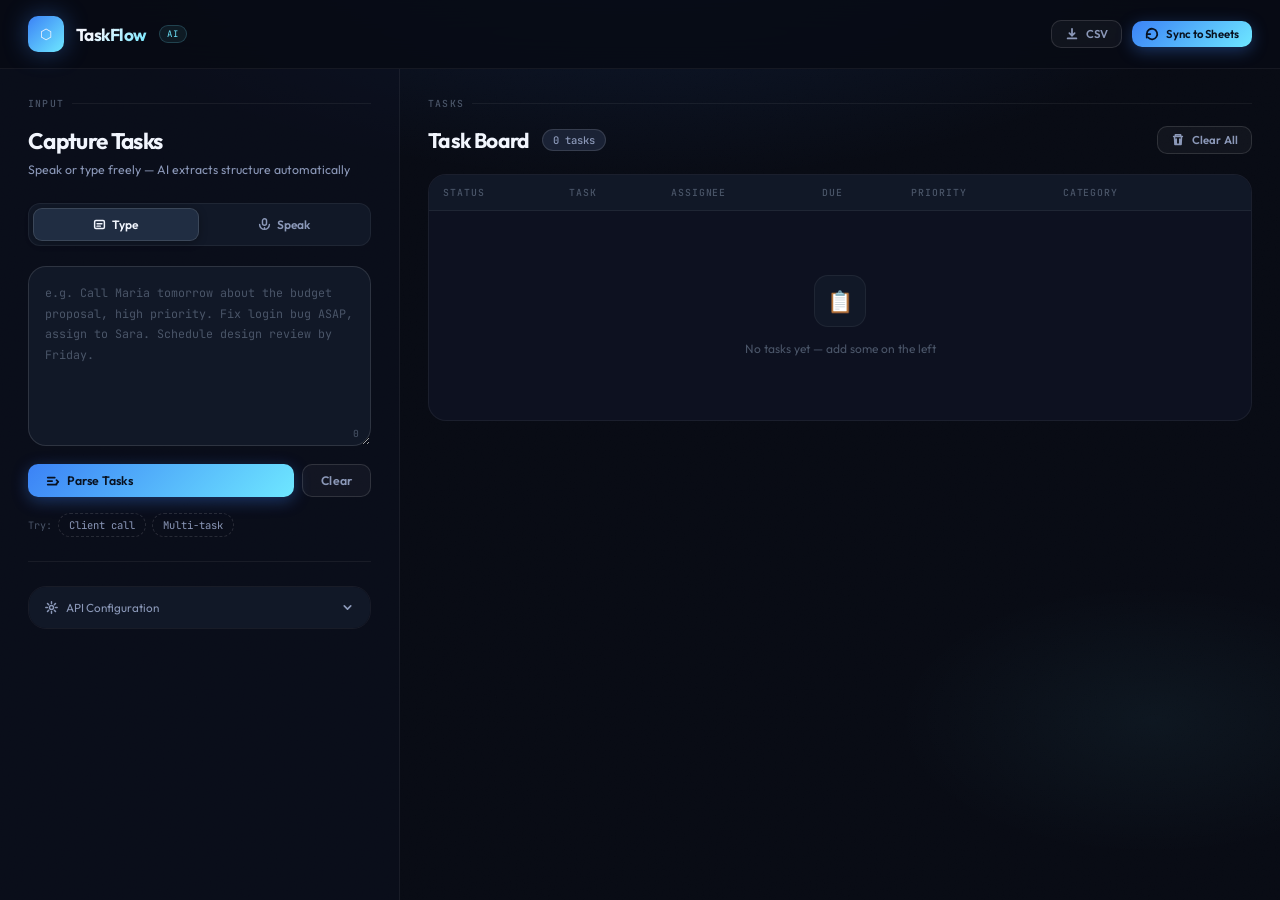
<file: index.html>
<!DOCTYPE html>
<html lang="en">
<head>
<meta charset="UTF-8"/>
<meta name="viewport" content="width=device-width, initial-scale=1.0"/>
<title>TaskFlow</title>
<link rel="preconnect" href="https://fonts.googleapis.com">
<link href="https://fonts.googleapis.com/css2?family=Outfit:wght@300;400;500;600;700;800&family=JetBrains+Mono:wght@300;400;500&display=swap" rel="stylesheet">
<style>
*,*::before,*::after{box-sizing:border-box;margin:0;padding:0}
:root{
  --bg:#080b14;--bg1:#0d1120;--bg2:#111827;--bg3:#1a2235;--bg4:#202d42;
  --border:rgba(255,255,255,0.06);--border2:rgba(255,255,255,0.12);--border3:rgba(255,255,255,0.2);
  --text:#f1f5fd;--text2:#8b98b8;--text3:#4a5568;
  --a:#6ee7ff;--a2:#3b82f6;--a3:rgba(110,231,255,0.08);--a4:rgba(110,231,255,0.15);
  --green:#4ade80;--red:#f87171;--orange:#fb923c;--purple:#a78bfa;--yellow:#fbbf24;
  --radius:12px;--radius2:18px;
  --font:'Outfit',sans-serif;--mono:'JetBrains Mono',monospace;
}
html{font-size:15px}
body{
  font-family:var(--font);background:var(--bg);color:var(--text);min-height:100vh;overflow-x:hidden;
  background-image:
    radial-gradient(ellipse 80% 50% at 50% -10%,rgba(59,130,246,.14) 0%,transparent 60%),
    radial-gradient(ellipse 40% 30% at 90% 80%,rgba(110,231,255,.05) 0%,transparent 50%);
}
body::before{
  content:'';position:fixed;inset:0;pointer-events:none;z-index:0;
  background-image:url("data:image/svg+xml,%3Csvg xmlns='http://www.w3.org/2000/svg' width='300' height='300'%3E%3Cfilter id='n'%3E%3CfeTurbulence type='fractalNoise' baseFrequency='.85' numOctaves='4' stitchTiles='stitch'/%3E%3C/filter%3E%3Crect width='100%25' height='100%25' filter='url(%23n)' opacity='.03'/%3E%3C/svg%3E");
  opacity:.5;
}
.app{position:relative;z-index:1;min-height:100vh;display:flex;flex-direction:column}
header{
  display:flex;align-items:center;justify-content:space-between;
  padding:16px 28px;background:rgba(8,11,20,.85);backdrop-filter:blur(20px);
  border-bottom:1px solid var(--border);position:sticky;top:0;z-index:50;
}
.logo{display:flex;align-items:center;gap:12px}
.logo-mark{
  width:36px;height:36px;background:linear-gradient(135deg,var(--a2),var(--a));
  border-radius:10px;display:flex;align-items:center;justify-content:center;
  font-size:.95rem;box-shadow:0 0 24px rgba(59,130,246,.4);
}
.logo-name{
  font-size:1.15rem;font-weight:700;letter-spacing:-.03em;
  background:linear-gradient(135deg,var(--text) 30%,var(--a));
  -webkit-background-clip:text;-webkit-text-fill-color:transparent;background-clip:text;
}
.logo-badge{
  font-size:.6rem;font-family:var(--mono);color:var(--a);
  background:rgba(110,231,255,.07);border:1px solid rgba(110,231,255,.2);
  padding:2px 7px;border-radius:100px;letter-spacing:.1em;text-transform:uppercase;
}
.hdr-r{display:flex;align-items:center;gap:10px}
.sync-dot{font-size:.72rem;font-family:var(--mono)}
.sync-ok{color:#4ade80}.sync-err{color:var(--red)}
.btn{
  display:inline-flex;align-items:center;gap:7px;padding:8px 18px;
  border-radius:10px;border:none;font-family:var(--font);font-size:.82rem;font-weight:600;
  cursor:pointer;transition:all .18s ease;letter-spacing:.01em;white-space:nowrap;
}
.btn-p{
  background:linear-gradient(135deg,var(--a2),var(--a));color:#08111f;
  box-shadow:0 4px 16px rgba(59,130,246,.35);
}
.btn-p:hover{transform:translateY(-1px);box-shadow:0 6px 24px rgba(59,130,246,.5)}
.btn-g{background:rgba(255,255,255,.04);color:var(--text2);border:1px solid var(--border2)}
.btn-g:hover{background:rgba(255,255,255,.08);color:var(--text);border-color:var(--border3)}
.btn-sm{padding:6px 13px;font-size:.76rem}
.btn svg{width:14px;height:14px;flex-shrink:0}
main{display:grid;grid-template-columns:400px 1fr;flex:1}
.panel{padding:28px;overflow-y:auto}
.panel-l{border-right:1px solid var(--border);background:rgba(13,17,32,.5)}
.sec-label{
  font-size:.65rem;font-family:var(--mono);font-weight:500;
  color:var(--text3);letter-spacing:.12em;text-transform:uppercase;
  margin-bottom:16px;display:flex;align-items:center;gap:8px;
}
.sec-label::after{content:'';flex:1;height:1px;background:var(--border)}
.ptitle{font-size:1.5rem;font-weight:700;letter-spacing:-.03em;margin-bottom:6px}
.psub{font-size:.82rem;color:var(--text2);line-height:1.5;margin-bottom:24px}
.tabs{
  display:flex;gap:4px;background:var(--bg2);border:1px solid var(--border);
  border-radius:12px;padding:4px;margin-bottom:20px;
}
.tab{
  flex:1;padding:8px;border:none;background:transparent;
  color:var(--text2);font-family:var(--font);font-size:.8rem;font-weight:600;
  cursor:pointer;border-radius:9px;transition:all .18s;
  display:flex;align-items:center;justify-content:center;gap:6px;
}
.tab.active{background:var(--bg4);color:var(--text);box-shadow:0 2px 8px rgba(0,0,0,.3);border:1px solid var(--border2)}
.tab svg{width:13px;height:13px}
.txwrap{position:relative;margin-bottom:14px}
.txtarea{
  width:100%;min-height:180px;background:var(--bg2);border:1px solid var(--border2);
  border-radius:var(--radius2);color:var(--text);font-family:var(--mono);
  font-size:.78rem;line-height:1.75;padding:16px;resize:vertical;outline:none;
  transition:border-color .18s,box-shadow .18s;
}
.txtarea:focus{border-color:rgba(110,231,255,.3);box-shadow:0 0 0 3px rgba(110,231,255,.05)}
.txtarea::placeholder{color:var(--text3)}
.cc{position:absolute;bottom:10px;right:12px;font-size:.65rem;font-family:var(--mono);color:var(--text3)}
.acts{display:flex;gap:8px;margin-bottom:16px}
.acts .btn-p{flex:1}
.exs{display:flex;align-items:center;gap:6px;flex-wrap:wrap}
.exlabel{font-size:.68rem;color:var(--text3);font-family:var(--mono)}
.chip{
  padding:4px 10px;font-size:.7rem;font-family:var(--mono);
  background:transparent;border:1px dashed var(--border2);
  color:var(--text2);border-radius:100px;cursor:pointer;transition:all .15s;
}
.chip:hover{border-color:rgba(110,231,255,.3);color:var(--a);background:var(--a3)}
.divider{height:1px;background:var(--border);margin:24px 0}
.vwrap{display:flex;flex-direction:column;align-items:center;gap:16px}
.vstage{
  width:100%;height:160px;background:var(--bg2);border:1px solid var(--border2);
  border-radius:var(--radius2);display:flex;align-items:center;justify-content:center;
  position:relative;overflow:hidden;
}
.vstage::before{
  content:'';position:absolute;inset:0;
  background:radial-gradient(circle at 50% 50%,rgba(110,231,255,.03) 0%,transparent 70%);
}
.rings{position:absolute;display:flex;align-items:center;justify-content:center}
.ring{position:absolute;border-radius:50%;border:1px solid rgba(110,231,255,.15);opacity:0}
.ring:nth-child(1){width:70px;height:70px}
.ring:nth-child(2){width:110px;height:110px}
.ring:nth-child(3){width:150px;height:150px}
.recording .ring{opacity:1;animation:ripple 2s ease-out infinite}
.recording .ring:nth-child(2){animation-delay:.4s}
.recording .ring:nth-child(3){animation-delay:.8s}
@keyframes ripple{
  0%{transform:scale(.8);opacity:.7;border-color:rgba(110,231,255,.4)}
  100%{transform:scale(1.3);opacity:0;border-color:rgba(110,231,255,0)}
}
.micbtn{
  width:60px;height:60px;border-radius:50%;background:var(--bg3);
  border:1.5px solid var(--border2);font-size:1.4rem;cursor:pointer;
  display:flex;align-items:center;justify-content:center;
  transition:all .2s;z-index:1;position:relative;
}
.micbtn:hover{border-color:rgba(110,231,255,.3);background:var(--bg4)}
.micbtn.on{
  border-color:var(--a);background:rgba(110,231,255,.08);
  animation:mpulse 1.5s ease-in-out infinite;
}
@keyframes mpulse{0%,100%{box-shadow:0 0 20px rgba(110,231,255,.2)}50%{box-shadow:0 0 40px rgba(110,231,255,.45)}}
.vstatus{font-size:.78rem;color:var(--text2);text-align:center}
.vtranscript{
  width:100%;min-height:60px;max-height:120px;overflow-y:auto;
  background:var(--bg2);border:1px solid var(--border);border-radius:var(--radius);
  padding:12px;font-size:.78rem;font-family:var(--mono);line-height:1.7;color:var(--text);
}
.vtranscript:empty::before{content:'Transcript will appear here…';color:var(--text3)}
.pbar{
  display:flex;align-items:center;gap:10px;padding:12px 16px;border-radius:var(--radius);
  background:linear-gradient(135deg,rgba(59,130,246,.08),rgba(110,231,255,.06));
  border:1px solid rgba(110,231,255,.15);font-size:.78rem;color:var(--a);margin-top:14px;
}
.spinner{
  width:15px;height:15px;border-radius:50%;
  border:2px solid rgba(110,231,255,.2);border-top-color:var(--a);
  animation:spin .7s linear infinite;flex-shrink:0;
}
@keyframes spin{to{transform:rotate(360deg)}}
.cfg-card{margin-top:24px;border:1px solid var(--border);border-radius:var(--radius2);overflow:hidden}
.cfg-head{
  display:flex;align-items:center;justify-content:space-between;
  padding:13px 16px;background:var(--bg2);font-size:.78rem;color:var(--text2);
  cursor:pointer;transition:background .15s;user-select:none;
}
.cfg-head:hover{background:var(--bg3);color:var(--text)}
.cfg-head svg{transition:transform .2s;flex-shrink:0}
.cfg-head.open svg{transform:rotate(180deg)}
.cfg-body{
  padding:16px;background:var(--bg1);border-top:1px solid var(--border);
  display:flex;flex-direction:column;gap:12px;
}
.field{display:flex;flex-direction:column;gap:5px}
.field label{font-size:.68rem;color:var(--text2);font-family:var(--mono);letter-spacing:.06em;text-transform:uppercase}
.field input{
  background:var(--bg3);border:1px solid var(--border2);border-radius:9px;
  color:var(--text);font-family:var(--mono);font-size:.77rem;padding:9px 12px;outline:none;
  transition:border-color .15s;
}
.field input:focus{border-color:rgba(110,231,255,.3)}
.field input::placeholder{color:var(--text3)}
.cfg-note{font-size:.67rem;color:var(--text3);line-height:1.55}
.rhead{display:flex;align-items:center;justify-content:space-between;margin-bottom:20px}
.tmeta{display:flex;align-items:center;gap:12px}
.tmeta h2{font-size:1.4rem;font-weight:700;letter-spacing:-.03em;margin:0}
.cbadge{
  padding:3px 10px;border-radius:100px;background:var(--bg3);border:1px solid var(--border2);
  font-size:.7rem;font-family:var(--mono);color:var(--text2);font-weight:500;
}
.twrap{border:1px solid var(--border);border-radius:var(--radius2);overflow:hidden;background:var(--bg1)}
.ttable{width:100%;border-collapse:collapse;font-size:.8rem}
.ttable thead{background:var(--bg2);border-bottom:1px solid var(--border)}
.ttable th{
  padding:11px 14px;text-align:left;
  font-family:var(--mono);font-size:.65rem;font-weight:500;
  color:var(--text3);letter-spacing:.1em;text-transform:uppercase;white-space:nowrap;
}
.ttable td{padding:11px 14px;border-bottom:1px solid var(--border);vertical-align:middle}
.ttable tr:last-child td{border-bottom:none}
.ttable tbody tr{transition:background .12s}
.ttable tbody tr:hover{background:rgba(255,255,255,.015)}
.st{
  display:inline-flex;align-items:center;gap:5px;padding:4px 10px;
  border-radius:100px;font-size:.68rem;font-weight:600;font-family:var(--mono);
  cursor:pointer;border:none;white-space:nowrap;transition:all .15s;
}
.st-todo{background:rgba(75,85,99,.35);color:#9ca3af;border:1px solid rgba(75,85,99,.5)}
.st-doing{background:rgba(59,130,246,.15);color:#60a5fa;border:1px solid rgba(59,130,246,.3)}
.st-done{background:rgba(74,222,128,.12);color:#4ade80;border:1px solid rgba(74,222,128,.3)}
.st:hover{filter:brightness(1.2)}
.pr{
  display:inline-flex;align-items:center;gap:4px;padding:3px 9px;
  border-radius:6px;font-size:.67rem;font-family:var(--mono);font-weight:500;letter-spacing:.04em;
}
.pr-critical{background:rgba(248,113,113,.12);color:var(--red);border:1px solid rgba(248,113,113,.25)}
.pr-high{background:rgba(251,146,60,.12);color:var(--orange);border:1px solid rgba(251,146,60,.25)}
.pr-medium{background:rgba(59,130,246,.1);color:#60a5fa;border:1px solid rgba(59,130,246,.2)}
.pr-low{background:rgba(75,85,99,.2);color:var(--text3);border:1px solid var(--border)}
.cat{
  padding:3px 9px;border-radius:6px;font-size:.67rem;font-family:var(--mono);
  background:rgba(167,139,250,.1);color:var(--purple);border:1px solid rgba(167,139,250,.2);
}
.ec{outline:none;border-radius:5px;padding:2px 5px;min-width:60px;transition:background .15s;cursor:text}
.ec:focus{background:var(--bg4);box-shadow:0 0 0 1.5px rgba(110,231,255,.25)}
.ra{display:flex;gap:5px;align-items:center}
.rb{
  width:27px;height:27px;border-radius:7px;border:1px solid var(--border);
  background:transparent;color:var(--text3);cursor:pointer;font-size:.72rem;
  display:flex;align-items:center;justify-content:center;transition:all .14s;
}
.rb:hover{border-color:var(--border2);color:var(--text);background:var(--bg3)}
.rb.del:hover{border-color:rgba(248,113,113,.35);color:var(--red);background:rgba(248,113,113,.08)}
.empty-td{padding:64px 20px !important}
.empty-state{display:flex;flex-direction:column;align-items:center;gap:14px;color:var(--text3)}
.eico{
  width:52px;height:52px;border-radius:14px;background:var(--bg2);
  border:1px solid var(--border);display:flex;align-items:center;justify-content:center;font-size:1.4rem;
}
.empty-state p{font-size:.8rem}
.toast{
  position:fixed;bottom:24px;right:24px;padding:12px 18px;border-radius:12px;
  font-size:.78rem;font-family:var(--font);font-weight:500;
  opacity:0;transform:translateY(10px) scale(.97);transition:all .22s ease;
  pointer-events:none;z-index:999;max-width:300px;line-height:1.4;backdrop-filter:blur(20px);
}
.toast.show{opacity:1;transform:translateY(0) scale(1)}
.tok{background:rgba(74,222,128,.12);border:1px solid rgba(74,222,128,.25);color:#4ade80}
.terr{background:rgba(248,113,113,.1);border:1px solid rgba(248,113,113,.3);color:var(--red)}
.tinf{background:var(--a3);border:1px solid rgba(110,231,255,.2);color:var(--a)}
.hidden{display:none!important}
@keyframes rowIn{from{opacity:0;transform:translateY(-5px)}to{opacity:1;transform:translateY(0)}}
.trow{animation:rowIn .22s ease forwards}
::-webkit-scrollbar{width:5px;height:5px}
::-webkit-scrollbar-track{background:transparent}
::-webkit-scrollbar-thumb{background:var(--bg4);border-radius:10px}
@media(max-width:860px){
  main{grid-template-columns:1fr}
  .panel-l{border-right:none;border-bottom:1px solid var(--border)}
}
</style>
</head>
<body>
<div class="app">

<header>
  <div class="logo">
    <div class="logo-mark">⬡</div>
    <span class="logo-name">TaskFlow</span>
    <span class="logo-badge">AI</span>
  </div>
  <div class="hdr-r">
    <span class="sync-dot" id="syncDot"></span>
    <button class="btn btn-g btn-sm" id="exportBtn">
      <svg viewBox="0 0 16 16" fill="none" stroke="currentColor" stroke-width="2"><path d="M8 2v8M5 7l3 3 3-3M3 13h10" stroke-linecap="round" stroke-linejoin="round"/></svg>
      CSV
    </button>
    <button class="btn btn-p btn-sm" id="syncBtn">
      <svg viewBox="0 0 16 16" fill="none" stroke="currentColor" stroke-width="2"><path d="M2 8a6 6 0 1 1 1.5 4" stroke-linecap="round"/><path d="M2 12V8h4" stroke-linecap="round" stroke-linejoin="round"/></svg>
      Sync to Sheets
    </button>
  </div>
</header>

<main>
  <div class="panel panel-l">
    <div class="sec-label">Input</div>
    <h2 class="ptitle">Capture Tasks</h2>
    <p class="psub">Speak or type freely — AI extracts structure automatically</p>

    <div class="tabs">
      <button class="tab active" data-tab="text">
        <svg viewBox="0 0 16 16" fill="none" stroke="currentColor" stroke-width="1.8"><rect x="2" y="3" width="12" height="10" rx="1.5"/><path d="M5 7h6M5 10h4" stroke-linecap="round"/></svg>
        Type
      </button>
      <button class="tab" data-tab="voice">
        <svg viewBox="0 0 16 16" fill="none" stroke="currentColor" stroke-width="1.8"><rect x="5.5" y="1" width="5" height="8" rx="2.5"/><path d="M2 8a6 6 0 0 0 12 0M8 14v-2" stroke-linecap="round"/></svg>
        Speak
      </button>
    </div>

    <div id="textTab">
      <div class="txwrap">
        <textarea id="taskInput" class="txtarea" placeholder="e.g. Call Maria tomorrow about the budget proposal, high priority. Fix login bug ASAP, assign to Sara. Schedule design review by Friday." oninput="document.getElementById('cc').textContent=this.value.length"></textarea>
        <span class="cc" id="cc">0</span>
      </div>
      <div class="acts">
        <button class="btn btn-p" id="parseBtn">
          <svg viewBox="0 0 16 16" fill="none" stroke="currentColor" stroke-width="2"><path d="M2 4h8M2 8h5M2 12h10" stroke-linecap="round"/><path d="M12 7l2 2-2 2" stroke-linecap="round" stroke-linejoin="round"/></svg>
          Parse Tasks
        </button>
        <button class="btn btn-g" id="clearBtn">Clear</button>
      </div>
      <div class="exs">
        <span class="exlabel">Try:</span>
        <button class="chip" data-text="Call the client on Monday about the proposal, high priority, assign to Maria">Client call</button>
        <button class="chip" data-text="Fix the payment bug ASAP, critical. Update docs by end of week. Schedule team meeting next Tuesday, assign to Alex.">Multi-task</button>
      </div>
    </div>

    <div id="voiceTab" class="hidden">
      <div class="vwrap">
        <div class="vstage">
          <div class="rings" id="rings">
            <div class="ring"></div><div class="ring"></div><div class="ring"></div>
          </div>
          <button class="micbtn" id="micBtn">🎙</button>
        </div>
        <p class="vstatus" id="vStatus">Click the mic to start recording</p>
        <div class="vtranscript" id="vTranscript"></div>
        <div class="acts hidden" id="vActs">
          <button class="btn btn-p" id="parseVBtn">
            <svg viewBox="0 0 16 16" fill="none" stroke="currentColor" stroke-width="2"><path d="M2 4h8M2 8h5M2 12h10" stroke-linecap="round"/><path d="M12 7l2 2-2 2" stroke-linecap="round" stroke-linejoin="round"/></svg>
            Parse Tasks
          </button>
          <button class="btn btn-g" id="clearVBtn">Clear</button>
        </div>
      </div>
    </div>

    <div class="pbar hidden" id="pbar">
      <div class="spinner"></div>
      <span>AI is extracting your tasks…</span>
    </div>

    <div class="divider"></div>

    <div class="cfg-card">
      <div class="cfg-head" id="cfgHead">
        <span style="display:flex;align-items:center;gap:8px">
          <svg width="13" height="13" viewBox="0 0 16 16" fill="none" stroke="currentColor" stroke-width="1.8"><circle cx="8" cy="8" r="2.5"/><path d="M8 1v2M8 13v2M1 8h2M13 8h2M3.05 3.05l1.41 1.41M11.54 11.54l1.41 1.41M3.05 12.95l1.41-1.41M11.54 4.46l1.41-1.41" stroke-linecap="round"/></svg>
          API Configuration
        </span>
        <svg width="13" height="13" viewBox="0 0 16 16" fill="none" stroke="currentColor" stroke-width="2"><path d="M4 6l4 4 4-4" stroke-linecap="round" stroke-linejoin="round"/></svg>
      </div>
      <div class="cfg-body hidden" id="cfgBody">
        <div class="field">
          <label>Spreadsheet ID</label>
          <input type="text" id="sheetId" placeholder="1MA6djb09zkWRaEwLrMDJJbbh48jAKR0jsThn-pgxqg0"/>
        </div>
        <div class="field">
          <label>Google API Key</label>
          <input type="password" id="gKey" placeholder="AIzaSy…"/>
        </div>
        <div class="field">
          <label>Anthropic API Key</label>
          <input type="password" id="aKey" placeholder="sk-ant-…"/>
        </div>
        <p class="cfg-note">Keys are stored in your browser's localStorage only — never sent to any third-party server.</p>
      </div>
    </div>
  </div>

  <div class="panel">
    <div class="sec-label">Tasks</div>
    <div class="rhead">
      <div class="tmeta">
        <h2>Task Board</h2>
        <span class="cbadge" id="tCount">0 tasks</span>
      </div>
      <button class="btn btn-g btn-sm" id="clearAllBtn">
        <svg viewBox="0 0 16 16" fill="none" stroke="currentColor" stroke-width="1.8" width="13" height="13"><path d="M3 4h10M5 4V2h6v2M6 7v5M10 7v5M4 4l.5 9h7L12 4" stroke-linecap="round" stroke-linejoin="round"/></svg>
        Clear All
      </button>
    </div>
    <div class="twrap">
      <table class="ttable" id="ttable">
        <thead>
          <tr>
            <th>Status</th><th>Task</th><th>Assignee</th>
            <th>Due</th><th>Priority</th><th>Category</th><th></th>
          </tr>
        </thead>
        <tbody id="tBody">
          <tr id="emptyRow">
            <td colspan="7" class="empty-td">
              <div class="empty-state">
                <div class="eico">📋</div>
                <p>No tasks yet — add some on the left</p>
              </div>
            </td>
          </tr>
        </tbody>
      </table>
    </div>
  </div>
</main>
</div>
<div class="toast" id="toast"></div>

<script>
const DEFAULT_SID='1MA6djb09zkWRaEwLrMDJJbbh48jAKR0jsThn-pgxqg0';
let tasks=[],rec=null,isRec=false,voiceText='';
const g=id=>document.getElementById(id);
const taskInput=g('taskInput'),parseBtn=g('parseBtn'),clearBtn=g('clearBtn');
const parseVBtn=g('parseVBtn'),clearVBtn=g('clearVBtn'),micBtn=g('micBtn');
const rings=g('rings'),vStatus=g('vStatus'),vTranscript=g('vTranscript'),vActs=g('vActs');
const pbar=g('pbar'),tBody=g('tBody'),emptyRow=g('emptyRow'),tCount=g('tCount');
const syncBtn=g('syncBtn'),syncDot=g('syncDot'),exportBtn=g('exportBtn'),clearAllBtn=g('clearAllBtn');
const cfgHead=g('cfgHead'),cfgBody=g('cfgBody'),sheetId=g('sheetId'),gKey=g('gKey'),aKey=g('aKey');
const toast=g('toast');

(function init(){
  sheetId.value=localStorage.getItem('tf_sid')||DEFAULT_SID;
  gKey.value=localStorage.getItem('tf_gk')||'';
  aKey.value=localStorage.getItem('tf_ak')||'';
  try{const s=localStorage.getItem('tf_tasks');if(s){tasks=JSON.parse(s);renderTable();}}catch(e){}
})();
[sheetId,gKey,aKey].forEach(el=>el.addEventListener('change',()=>{
  localStorage.setItem('tf_sid',sheetId.value);
  localStorage.setItem('tf_gk',gKey.value);
  localStorage.setItem('tf_ak',aKey.value);
}));

document.querySelectorAll('.tab').forEach(t=>t.addEventListener('click',()=>{
  document.querySelectorAll('.tab').forEach(x=>x.classList.remove('active'));
  t.classList.add('active');
  g('textTab').classList.toggle('hidden',t.dataset.tab!=='text');
  g('voiceTab').classList.toggle('hidden',t.dataset.tab!=='voice');
}));

cfgHead.addEventListener('click',()=>{cfgBody.classList.toggle('hidden');cfgHead.classList.toggle('open');});
document.querySelectorAll('.chip').forEach(c=>c.addEventListener('click',()=>{taskInput.value=c.dataset.text;g('cc').textContent=taskInput.value.length;taskInput.focus();}));
parseBtn.addEventListener('click',()=>{const t=taskInput.value.trim();if(!t){toast2('Enter some text first','inf');return;}parseTasks(t);});
clearBtn.addEventListener('click',()=>{taskInput.value='';g('cc').textContent=0;});
parseVBtn.addEventListener('click',()=>{if(!voiceText.trim()){toast2('No voice input yet','inf');return;}parseTasks(voiceText);});
clearVBtn.addEventListener('click',()=>{voiceText='';vTranscript.textContent='';vActs.classList.add('hidden');});

(function initVoice(){
  const SR=window.SpeechRecognition||window.webkitSpeechRecognition;
  if(!SR){vStatus.textContent='Not supported — use Chrome or Edge';micBtn.disabled=true;return;}
  rec=new SR();rec.continuous=true;rec.interimResults=true;rec.lang='en-US';
  rec.onresult=e=>{
    let f='',i='';
    for(let x=e.resultIndex;x<e.results.length;x++){
      if(e.results[x].isFinal)f+=e.results[x][0].transcript;else i+=e.results[x][0].transcript;
    }
    if(f)voiceText+=f+' ';
    vTranscript.textContent=voiceText+i;
  };
  rec.onerror=ev=>{toast2('Mic: '+ev.error,'err');stopRec();};
  rec.onend=()=>{if(isRec)rec.start();};
})();

micBtn.addEventListener('click',()=>isRec?stopRec():startRec());
function startRec(){if(!rec){toast2('Not available','err');return;}isRec=true;micBtn.classList.add('on');rings.classList.add('recording');vStatus.textContent='Listening… click to stop';rec.start();}
function stopRec(){isRec=false;micBtn.classList.remove('on');rings.classList.remove('recording');vStatus.textContent='Recording stopped';try{rec.stop();}catch(e){}if(voiceText.trim())vActs.classList.remove('hidden');}

async function parseTasks(raw){
  pbar.classList.remove('hidden');parseBtn.disabled=true;parseVBtn.disabled=true;
  try{
    const key=aKey.value.trim();
    const parsed=key?await aiParse(raw,key):regexParse(raw);
    if(!key)toast2('No Anthropic key — using basic parser','inf');
    addTasks(parsed);saveTasks();
  }catch(e){console.error(e);toast2('Error: '+e.message,'err');}
  finally{pbar.classList.add('hidden');parseBtn.disabled=false;parseVBtn.disabled=false;}
}

async function aiParse(text,key){
  const today=new Date().toISOString().slice(0,10);
  const sys=`Extract ALL tasks from the text. Return ONLY a JSON array, each item:
{"title":"string (max 80 chars)","assignee":"string or empty","dueDate":"YYYY-MM-DD or empty","priority":"critical|high|medium|low","category":"Engineering|Design|Meeting|Marketing|Review|Finance|Admin|Documentation|General","status":"todo"}
Today: ${today}. Infer dates: tomorrow=+1d, friday/end of week=next Friday, next monday=next Monday.
Priority: ASAP/urgent/critical→critical, important/high→high, default→medium. Return ONLY the JSON array.`;
  const r=await fetch('https://api.anthropic.com/v1/messages',{
    method:'POST',
    headers:{'Content-Type':'application/json','x-api-key':key,'anthropic-version':'2023-06-01','anthropic-dangerous-direct-browser-access':'true'},
    body:JSON.stringify({model:'claude-sonnet-4-20250514',max_tokens:2000,system:sys,messages:[{role:'user',content:text}]})
  });
  if(!r.ok){const e=await r.json().catch(()=>({}));throw new Error(e.error?.message||'HTTP '+r.status);}
  const d=await r.json();
  return JSON.parse((d.content?.[0]?.text||'[]').replace(/```json|```/g,'').trim());
}

function regexParse(text){
  return text.split(/(?<=[.!?])\s+|\n+/).map(s=>s.trim()).filter(s=>s.length>5).map(s=>{
    let priority='medium';
    if(/critical|asap|urgent/i.test(s))priority='critical';
    else if(/high priority|important/i.test(s))priority='high';
    else if(/low priority|eventually/i.test(s))priority='low';
    let assignee='';
    const am=s.match(/assign(?:ed)?\s+to\s+([A-Z][a-z]+)/i)||s.match(/\bfor\s+([A-Z][a-z]+)\b/);
    if(am)assignee=am[1];
    let dueDate='';
    const today=new Date();
    const d=n=>{const x=new Date(today);x.setDate(x.getDate()+n);return x.toISOString().slice(0,10);};
    if(/tomorrow/i.test(s))dueDate=d(1);
    else if(/friday|end of week/i.test(s))dueDate=d((5-today.getDay()+7)%7||7);
    else if(/next monday/i.test(s))dueDate=d((1-today.getDay()+7)%7||7);
    let category='General';
    if(/bug|fix|deploy|code|error|crash|login/i.test(s))category='Engineering';
    else if(/design|ui|ux|mockup|figma/i.test(s))category='Design';
    else if(/meeting|call|sync|standup/i.test(s))category='Meeting';
    else if(/review|feedback|approve/i.test(s))category='Review';
    else if(/marketing|campaign|content/i.test(s))category='Marketing';
    else if(/doc|report|write|readme/i.test(s))category='Documentation';
    else if(/payment|invoice|budget|finance/i.test(s))category='Finance';
    const title=s.replace(/assign(?:ed)?\s+to\s+\w+/gi,'').replace(/,?\s*(high|low|medium|critical)\s+priority/gi,'').replace(/\b(ASAP|urgent|immediately)\b/gi,'').trim().replace(/[.,!]+$/,'').trim();
    return{title,assignee,dueDate,priority,category,status:'todo'};
  }).filter(t=>t.title.length>3);
}

function addTasks(list){
  list.forEach(t=>tasks.push({id:Date.now()+Math.random(),...t}));
  renderTable();
  toast2('✓ Added '+list.length+' task'+(list.length!==1?'s':''),'tok');
}

function renderTable(){
  tCount.textContent=tasks.length+' task'+(tasks.length!==1?'s':'');
  const ex={};
  document.querySelectorAll('.trow').forEach(r=>{ex[r.dataset.id]=r;});
  const present=new Set();
  tasks.forEach(t=>{
    present.add(String(t.id));
    if(!ex[t.id])tBody.insertBefore(buildRow(t),emptyRow);
  });
  Object.keys(ex).forEach(id=>{if(!present.has(id))ex[id].remove();});
  emptyRow.classList.toggle('hidden',tasks.length>0);
}

function buildRow(task){
  const tr=document.createElement('tr');
  tr.className='trow';tr.dataset.id=task.id;
  const sl={todo:'● To Do',doing:'◑ Doing',done:'✓ Done'};
  tr.innerHTML=`
    <td><button class="st st-${task.status}" onclick="cycleStatus('${task.id}')">${sl[task.status]}</button></td>
    <td><span class="ec" contenteditable data-id="${task.id}" data-f="title">${esc(task.title)}</span></td>
    <td><span class="ec" contenteditable data-id="${task.id}" data-f="assignee">${esc(task.assignee)}</span></td>
    <td><span class="ec" contenteditable data-id="${task.id}" data-f="dueDate">${esc(task.dueDate)}</span></td>
    <td><span class="pr pr-${task.priority}">${prDot(task.priority)} ${cap(task.priority)}</span></td>
    <td><span class="cat ec" contenteditable data-id="${task.id}" data-f="category">${esc(task.category)}</span></td>
    <td><div class="ra"><button class="rb del" onclick="delTask('${task.id}')">✕</button></div></td>`;
  tr.querySelectorAll('.ec').forEach(c=>{
    c.addEventListener('blur',()=>{const t=tasks.find(x=>String(x.id)===String(c.dataset.id));if(t){t[c.dataset.f]=c.textContent.trim();saveTasks();}});
    c.addEventListener('keydown',e=>{if(e.key==='Enter'){e.preventDefault();c.blur();}});
  });
  return tr;
}

function cycleStatus(id){
  const t=tasks.find(x=>String(x.id)===String(id));if(!t)return;
  t.status={todo:'doing',doing:'done',done:'todo'}[t.status];saveTasks();
  const btn=document.querySelector(`.st[onclick="cycleStatus('${id}')"]`);
  if(btn){btn.className='st st-'+t.status;btn.textContent={todo:'● To Do',doing:'◑ Doing',done:'✓ Done'}[t.status];}
}

function delTask(id){
  tasks=tasks.filter(x=>String(x.id)!==String(id));
  document.querySelector('.trow[data-id="'+id+'"]')?.remove();
  saveTasks();renderTable();toast2('Task removed','inf');
}

clearAllBtn.addEventListener('click',()=>{
  if(!tasks.length)return;
  if(confirm('Clear all tasks?')){tasks=[];saveTasks();renderTable();toast2('All cleared','inf');}
});

syncBtn.addEventListener('click',async()=>{
  const sid=sheetId.value.trim(),key=gKey.value.trim();
  if(!sid){toast2('Add Spreadsheet ID in config','err');return;}
  if(!key){toast2('Add Google API Key in config','err');return;}
  if(!tasks.length){toast2('No tasks to sync','inf');return;}
  syncBtn.disabled=true;syncDot.textContent='Syncing…';syncDot.className='sync-dot';
  try{
    const hdr=['Status','Title','Assignee','Due Date','Priority','Category'];
    const rows=tasks.map(t=>[cap(t.status),t.title,t.assignee,t.dueDate,cap(t.priority),t.category]);
    const r=await fetch('https://sheets.googleapis.com/v4/spreadsheets/'+sid+'/values/A1?valueInputOption=RAW&key='+key,{
      method:'PUT',headers:{'Content-Type':'application/json'},
      body:JSON.stringify({range:'A1',majorDimension:'ROWS',values:[hdr,...rows]})
    });
    if(!r.ok){const e=await r.json().catch(()=>({}));throw new Error(e.error?.message||'HTTP '+r.status);}
    syncDot.textContent='✓ Synced';syncDot.className='sync-dot sync-ok';
    toast2('✓ Synced '+tasks.length+' tasks','tok');
  }catch(e){syncDot.textContent='✕ Failed';syncDot.className='sync-dot sync-err';toast2(e.message,'err');}
  finally{syncBtn.disabled=false;setTimeout(()=>{syncDot.textContent='';syncDot.className='sync-dot';},4000);}
});

exportBtn.addEventListener('click',()=>{
  if(!tasks.length){toast2('No tasks to export','inf');return;}
  const hdr=['Status','Title','Assignee','Due Date','Priority','Category'];
  const rows=tasks.map(t=>[t.status,t.title,t.assignee,t.dueDate,t.priority,t.category]);
  const csv=[hdr,...rows].map(r=>r.map(v=>'"'+(v||'').replace(/"/g,'""')+'"').join(',')).join('\n');
  const a=document.createElement('a');
  a.href=URL.createObjectURL(new Blob([csv],{type:'text/csv'}));
  a.download='tasks-'+new Date().toISOString().slice(0,10)+'.csv';a.click();
  toast2('CSV downloaded','tok');
});

function saveTasks(){localStorage.setItem('tf_tasks',JSON.stringify(tasks));}
function esc(s){return String(s||'').replace(/&/g,'&amp;').replace(/</g,'&lt;').replace(/>/g,'&gt;');}
function cap(s){return s?s[0].toUpperCase()+s.slice(1):'';}
function prDot(p){return{critical:'●●●',high:'●●○',medium:'●○○',low:'○○○'}[p]||'●○○';}
function toast2(msg,type='inf'){
  toast.textContent=msg;toast.className='toast t'+type+' show';
  clearTimeout(toast._t);toast._t=setTimeout(()=>toast.classList.remove('show'),3400);
}
</script>
</body>
</html>
</file>
